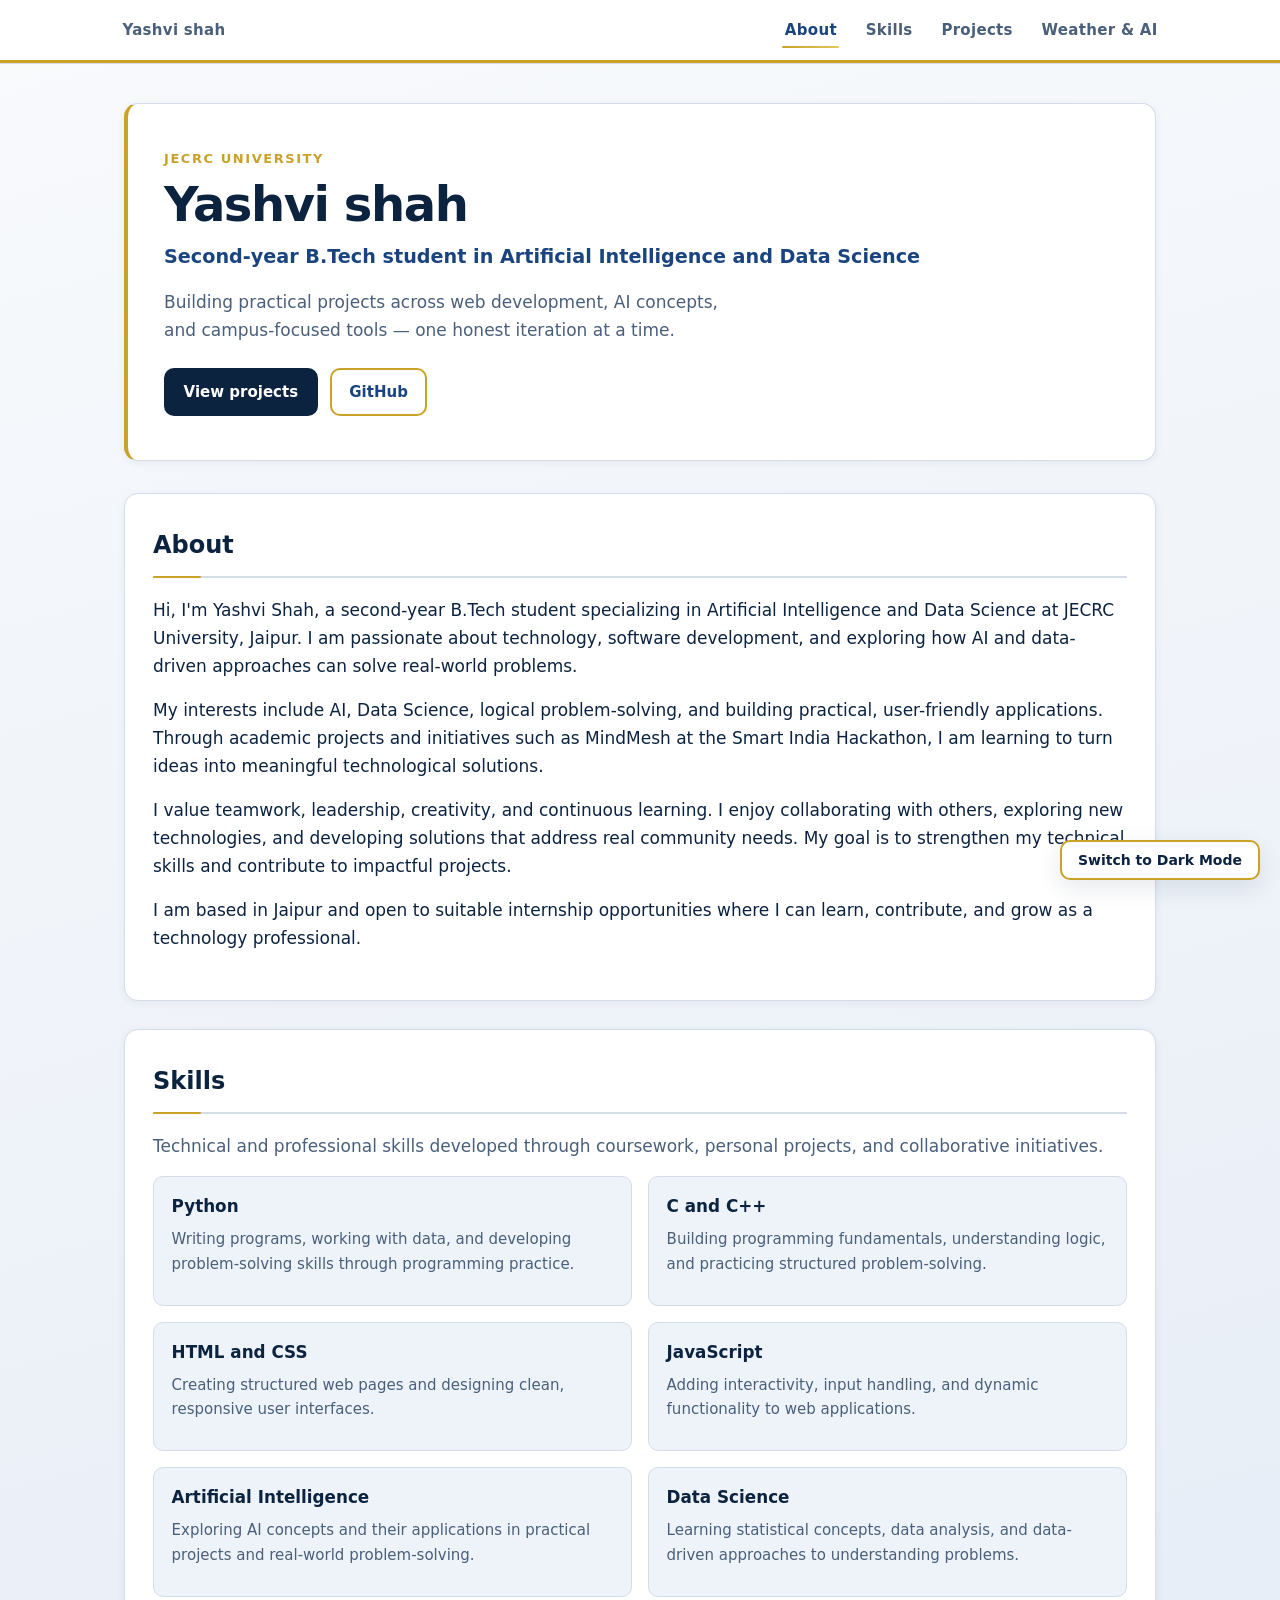
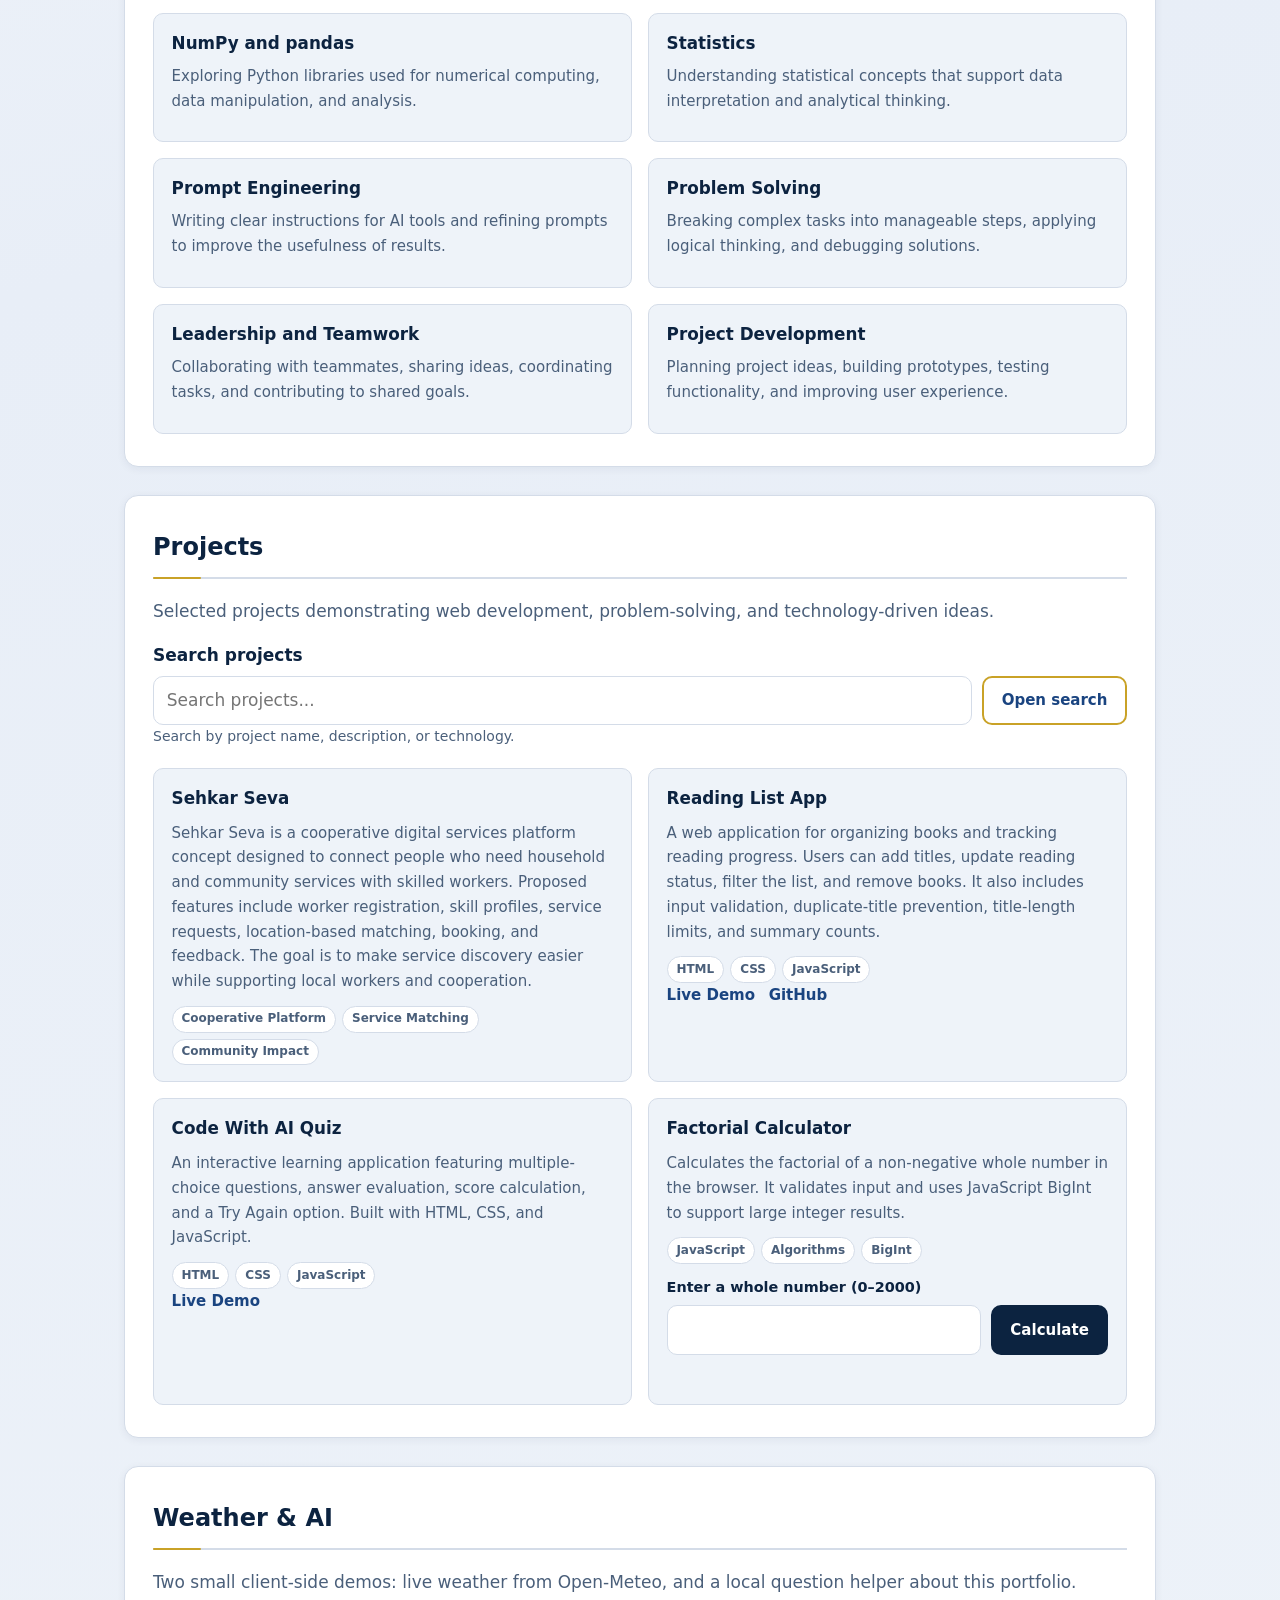
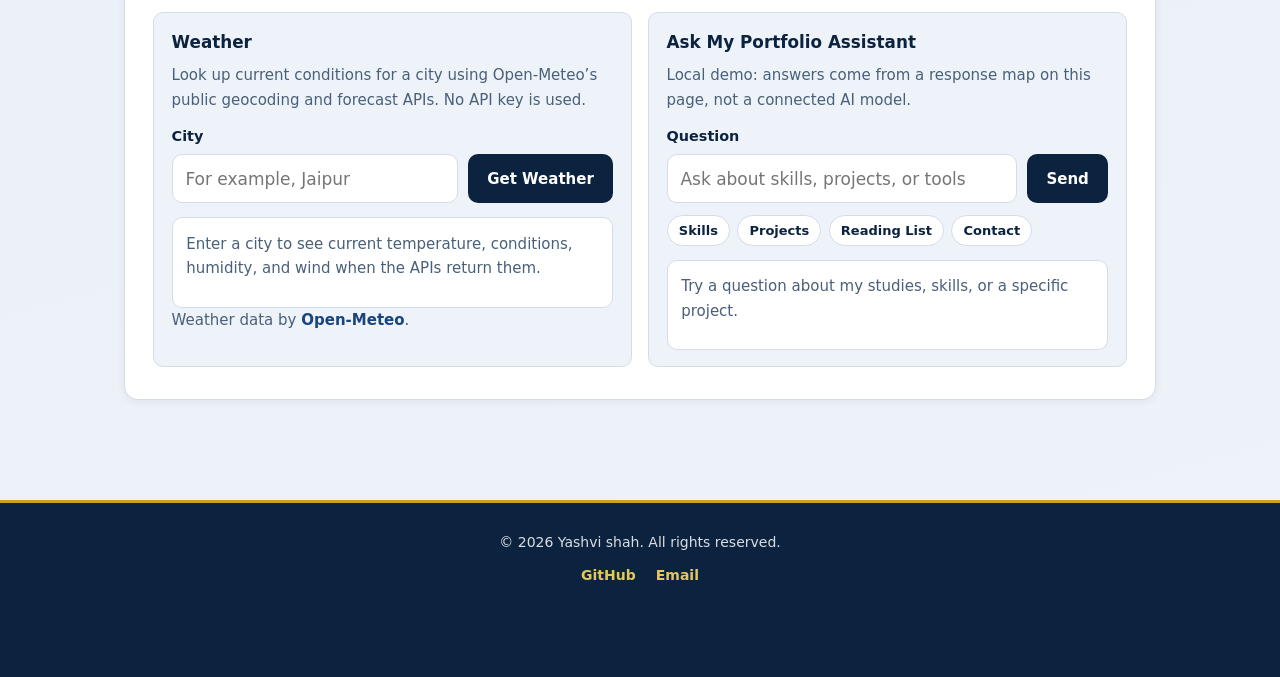
<file: index.html>
<!DOCTYPE html>
<html lang="en">
<head>
  <meta charset="UTF-8">
  <meta name="viewport" content="width=device-width, initial-scale=1.0">
  <meta name="description" content="Portfolio of Yashvi shah, a second-year B.Tech student in Artificial Intelligence and Data Science at JECRC University.">
  <title>Yashvi shah — Personal Profile</title>
  <link rel="stylesheet" href="style.css">
  <script>
    (function () {
      try {
        if (localStorage.getItem("portfolio-theme") === "dark") {
          document.documentElement.classList.add("theme-dark");
        }
      } catch (error) {
        /* localStorage may be unavailable */
      }
    })();
  </script>
</head>
<body>
  <a class="skip-link" href="#main-content">Skip to main content</a>

  <header class="site-header">
    <nav class="site-nav" aria-label="Primary">
      <a class="nav-brand" href="#main-content">Yashvi shah</a>
      <ul>
        <li><a href="#about">About</a></li>
        <li><a href="#skills">Skills</a></li>
        <li><a href="#projects">Projects</a></li>
        <li><a href="#weather-ai">Weather &amp; AI</a></li>
      </ul>
    </nav>
  </header>

  <main id="main-content">
    <section class="hero" aria-labelledby="hero-heading">
      <p class="hero-kicker">JECRC University</p>
      <h1 id="hero-heading">Yashvi shah</h1>
      <p class="tagline">Second-year B.Tech student in Artificial Intelligence and Data Science</p>
      <p class="hero-lead">Building practical projects across web development, AI concepts, and campus-focused tools — one honest iteration at a time.</p>
      <div class="hero-actions">
        <a class="btn btn-primary" href="#projects">View projects</a>
        <a class="btn btn-secondary" href="https://github.com/devshreepareek831-blip" target="_blank" rel="noopener noreferrer">GitHub</a>
      </div>
    </section>

    
<section id="about" class="content-section">
  <h2>About</h2>
  <p>
    Hi, I'm Yashvi Shah, a second-year B.Tech student specializing in
    Artificial Intelligence and Data Science at JECRC University, Jaipur.
    I am passionate about technology, software development, and exploring
    how AI and data-driven approaches can solve real-world problems.
  </p>
  <p>
    My interests include AI, Data Science, logical problem-solving, and
    building practical, user-friendly applications. Through academic
    projects and initiatives such as MindMesh at the Smart India Hackathon,
    I am learning to turn ideas into meaningful technological solutions.
  </p>
  <p>
    I value teamwork, leadership, creativity, and continuous learning.
    I enjoy collaborating with others, exploring new technologies, and
    developing solutions that address real community needs. My goal is
    to strengthen my technical skills and contribute to impactful projects.
  </p>
  <p>
    I am based in Jaipur and open to suitable internship opportunities
    where I can learn, contribute, and grow as a technology professional.
  </p>
</section>


<section id="skills" class="content-section">
  <h2>Skills</h2>
  <p class="section-intro">
    Technical and professional skills developed through coursework,
    personal projects, and collaborative initiatives.
  </p>

  <ul class="skills-grid">
    <li class="skill-card">
      <h3>Python</h3>
      <p>Writing programs, working with data, and developing problem-solving skills through programming practice.</p>
    </li>

    <li class="skill-card">
      <h3>C and C++</h3>
      <p>Building programming fundamentals, understanding logic, and practicing structured problem-solving.</p>
    </li>

    <li class="skill-card">
      <h3>HTML and CSS</h3>
      <p>Creating structured web pages and designing clean, responsive user interfaces.</p>
    </li>

    <li class="skill-card">
      <h3>JavaScript</h3>
      <p>Adding interactivity, input handling, and dynamic functionality to web applications.</p>
    </li>

    <li class="skill-card">
      <h3>Artificial Intelligence</h3>
      <p>Exploring AI concepts and their applications in practical projects and real-world problem-solving.</p>
    </li>

    <li class="skill-card">
      <h3>Data Science</h3>
      <p>Learning statistical concepts, data analysis, and data-driven approaches to understanding problems.</p>
    </li>

    <li class="skill-card">
      <h3>NumPy and pandas</h3>
      <p>Exploring Python libraries used for numerical computing, data manipulation, and analysis.</p>
    </li>

    <li class="skill-card">
      <h3>Statistics</h3>
      <p>Understanding statistical concepts that support data interpretation and analytical thinking.</p>
    </li>

    <li class="skill-card">
      <h3>Prompt Engineering</h3>
      <p>Writing clear instructions for AI tools and refining prompts to improve the usefulness of results.</p>
    </li>

    <li class="skill-card">
      <h3>Problem Solving</h3>
      <p>Breaking complex tasks into manageable steps, applying logical thinking, and debugging solutions.</p>
    </li>

    <li class="skill-card">
      <h3>Leadership and Teamwork</h3>
      <p>Collaborating with teammates, sharing ideas, coordinating tasks, and contributing to shared goals.</p>
    </li>

    <li class="skill-card">
      <h3>Project Development</h3>
      <p>Planning project ideas, building prototypes, testing functionality, and improving user experience.</p>
    </li>
  </ul>
</section>


<section id="projects" class="content-section">
  <h2>Projects</h2>
  <p class="section-intro">
    Selected projects demonstrating web development, problem-solving,
    and technology-driven ideas.
  </p>

  <div class="project-toolbar">
    <label class="project-search-label" for="project-search">
      Search projects
    </label>
    <div class="project-search-row">
      <input
        id="project-search"
        class="project-search-input"
        type="search"
        placeholder="Search projects..."
        autocomplete="off"
        aria-describedby="project-search-hint"
      >
      <button
        type="button"
        class="btn btn-secondary"
        id="open-project-search"
      >
        Open search
      </button>
    </div>
    <p id="project-search-hint" class="search-hint">
      Search by project name, description, or technology.
    </p>
  </div>

  <p id="project-filter-status" class="filter-status" hidden></p>
  <p id="project-empty" class="empty-state" hidden>
    No projects match that search.
    <button type="button" class="text-button" id="show-all-projects">
      Show All Projects
    </button>
  </p>

  <ul class="projects-grid">

    <li class="project-card"
      data-title="Sehkar Seva"
      data-description="Cooperative services platform connecting communities with skilled workers."
      data-tags="cooperative services platform community booking">
      <div class="project-card-top">
        <h3>Sehkar Seva</h3>
      </div>
      <p class="project-desc">
        Sehkar Seva is a cooperative digital services platform concept
        designed to connect people who need household and community
        services with skilled workers. Proposed features include worker
        registration, skill profiles, service requests, location-based
        matching, booking, and feedback. The goal is to make service
        discovery easier while supporting local workers and cooperation.
      </p>
      <ul class="tag-list">
        <li>Cooperative Platform</li>
        <li>Service Matching</li>
        <li>Community Impact</li>
      </ul>
    </li>

    <li class="project-card"
      data-title="Reading List App"
      data-description="Book management app with reading status, filters, duplicate prevention, deletion, and summary counts."
      data-tags="HTML CSS JavaScript web application books">
      <div class="project-card-top">
        <h3>Reading List App</h3>
      </div>
      <p class="project-desc">
        A web application for organizing books and tracking reading
        progress. Users can add titles, update reading status, filter
        the list, and remove books. It also includes input validation,
        duplicate-title prevention, title-length limits, and summary
        counts.
      </p>
      <ul class="tag-list">
        <li>HTML</li>
        <li>CSS</li>
        <li>JavaScript</li>
      </ul>
      <p class="project-links">
        <a href="https://reading-list-app-inky.vercel.app"
           target="_blank" rel="noopener noreferrer">Live Demo</a>
        <a href="https://github.com/devshreepareek831-blip/reading-list-app"
           target="_blank" rel="noopener noreferrer">GitHub</a>
      </p>
    </li>

    <li class="project-card"
      data-title="Code With AI Quiz"
      data-description="Interactive programming quiz with multiple-choice questions and score calculation."
      data-tags="HTML CSS JavaScript quiz learning">
      <div class="project-card-top">
        <h3>Code With AI Quiz</h3>
      </div>
      <p class="project-desc">
        An interactive learning application featuring multiple-choice
        questions, answer evaluation, score calculation, and a Try Again
        option. Built with HTML, CSS, and JavaScript.
      </p>
      <ul class="tag-list">
        <li>HTML</li>
        <li>CSS</li>
        <li>JavaScript</li>
      </ul>
      <p class="project-links">
        <a href="./Quiz/index.html"
           target="_blank" rel="noopener noreferrer">Live Demo</a>
      </p>
    </li>

    <li class="project-card"
      data-title="Factorial Calculator"
      data-description="Interactive factorial calculator using JavaScript BigInt and input validation."
      data-tags="JavaScript algorithms BigInt mathematics">
      <div class="project-card-top">
        <h3>Factorial Calculator</h3>
      </div>
      <p class="project-desc">
        Calculates the factorial of a non-negative whole number in the
        browser. It validates input and uses JavaScript BigInt to support
        large integer results.
      </p>
      <ul class="tag-list">
        <li>JavaScript</li>
        <li>Algorithms</li>
        <li>BigInt</li>
      </ul>

      <form id="factorial-form" class="factorial-form" novalidate>
        <label for="factorial-input">
          Enter a whole number (0–2000)
        </label>
        <div class="inline-form">
          <input
            id="factorial-input"
            name="factorial"
            type="text"
            inputmode="numeric"
            autocomplete="off"
            aria-describedby="factorial-status"
          >
          <button type="submit" class="btn btn-primary">
            Calculate
          </button>
        </div>
        <p id="factorial-status" class="form-status" role="status"></p>
      </form>
    </li>

  </ul>
</section>



    <section id="weather-ai" class="content-section">
      <h2>Weather &amp; AI</h2>
      <p class="section-intro">Two small client-side demos: live weather from Open-Meteo, and a local question helper about this portfolio.</p>

      <div class="tools-grid">
        <article class="tool-card" aria-labelledby="weather-heading">
          <h3 id="weather-heading">Weather</h3>
          <p>Look up current conditions for a city using Open-Meteo’s public geocoding and forecast APIs. No API key is used.</p>
          <form id="weather-form" class="stacked-form">
            <label for="weather-city">City</label>
            <div class="inline-form">
              <input id="weather-city" name="city" type="text" autocomplete="address-level2" placeholder="For example, Jaipur">
              <button type="submit" class="btn btn-primary">Get Weather</button>
            </div>
          </form>
          <div id="weather-result" class="weather-result" role="status" aria-live="polite">
            <p class="muted">Enter a city to see current temperature, conditions, humidity, and wind when the APIs return them.</p>
          </div>
          <p class="attribution">Weather data by <a href="https://open-meteo.com/" target="_blank" rel="noopener noreferrer">Open-Meteo</a>.</p>
        </article>

        <article class="tool-card" aria-labelledby="assistant-heading">
          <h3 id="assistant-heading">Ask My Portfolio Assistant</h3>
          <p class="demo-note">Local demo: answers come from a response map on this page, not a connected AI model.</p>
          <form id="assistant-form" class="stacked-form">
            <label for="assistant-question">Question</label>
            <div class="inline-form">
              <input id="assistant-question" name="question" type="text" autocomplete="off" placeholder="Ask about skills, projects, or tools">
              <button type="submit" class="btn btn-primary">Send</button>
            </div>
          </form>
          <div class="preset-row" aria-label="Example questions">
            <button type="button" class="chip" data-question="What skills are you learning?">Skills</button>
            <button type="button" class="chip" data-question="Tell me about your projects.">Projects</button>
            <button type="button" class="chip" data-question="What is the Reading List App?">Reading List</button>
            <button type="button" class="chip" data-question="How can I contact you?">Contact</button>
          </div>
          <div id="assistant-output" class="assistant-output" role="status" aria-live="polite">
            <p class="muted">Try a question about my studies, skills, or a specific project.</p>
          </div>
        </article>
      </div>
    </section>
  </main>

  <footer class="site-footer">
    <p>&copy; <span id="year"></span> Yashvi shah. All rights reserved.</p>
    <p class="footer-links">
      <a href="https://github.com/devshreepareek831-blip" target="_blank" rel="noopener noreferrer">GitHub</a>
      <a id="email-button" class="email-button" hidden href="#">Email</a>
    </p>
  </footer>

  <div
    id="project-search-dialog"
    class="search-dialog"
    hidden
    role="dialog"
    aria-modal="true"
    aria-labelledby="search-dialog-title"
  >
    <div class="search-dialog-backdrop" data-close-search="true"></div>
    <div class="search-dialog-panel" role="document">
      <div class="search-dialog-header">
        <h2 id="search-dialog-title">Search projects</h2>
        <button type="button" class="icon-button" id="close-search-dialog" aria-label="Close search">Close</button>
      </div>
      <label class="visually-hidden" for="dialog-search-input">Search project titles, descriptions, and tags</label>
      <input id="dialog-search-input" class="project-search-input" type="search" placeholder="Type to search" autocomplete="off">
      <ul id="dialog-search-results" class="dialog-results"></ul>
      <p id="dialog-empty" class="empty-state" hidden>
        No projects match that search.
        <button type="button" class="text-button" id="dialog-show-all">Show All Projects</button>
      </p>
    </div>
  </div>

  <script src="script.js" defer></script>
  <button type="button" id="themeToggle">Switch to Dark Mode</button>
</body>
</html>
</file>
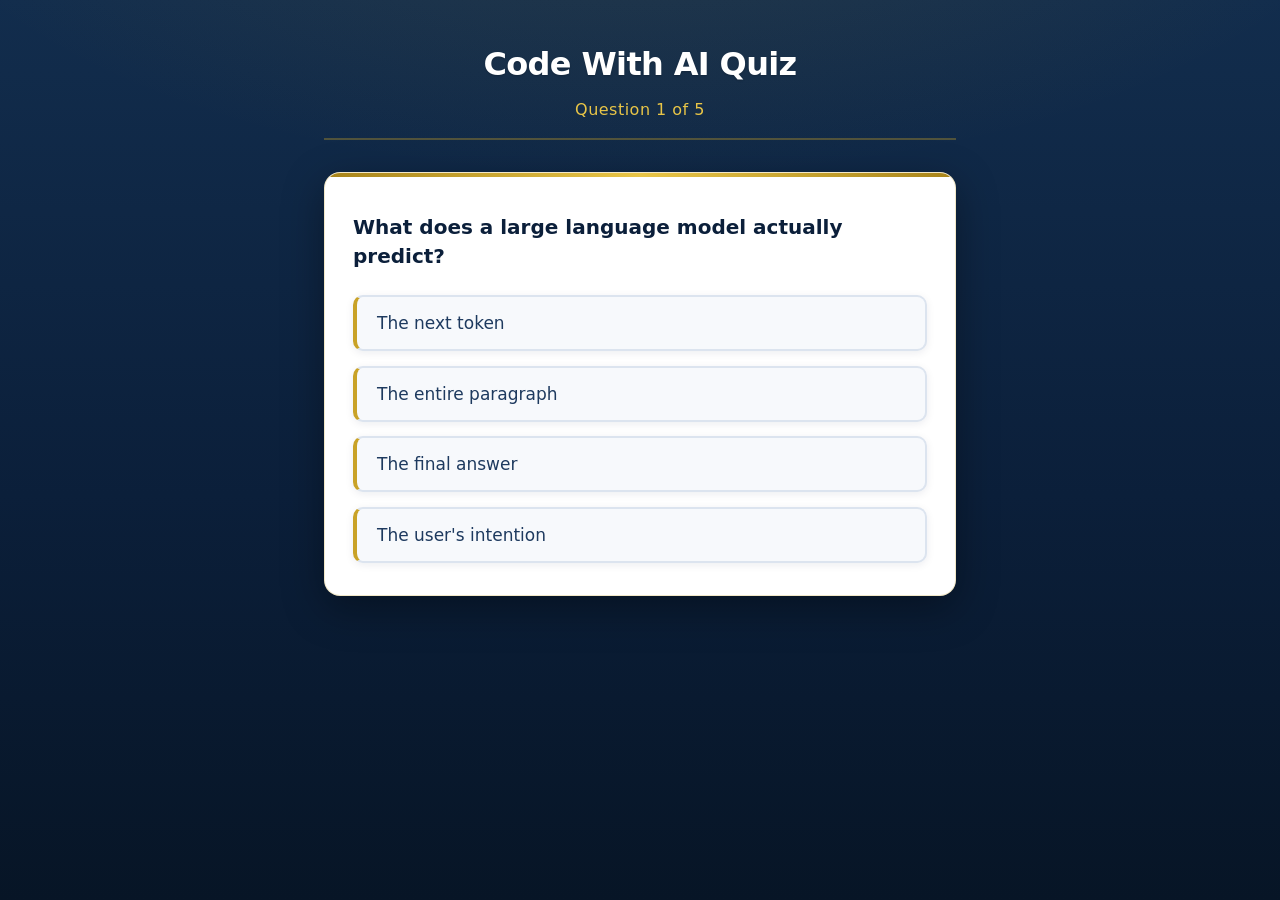
<file: Quiz/index.html>
<!DOCTYPE html>
<html lang="en">
<head>
  <meta charset="UTF-8">
  <meta name="viewport" content="width=device-width, initial-scale=1.0">
  <title>Code With AI Quiz</title>
  <link rel="stylesheet" href="style.css">
</head>
<body>
  <main class="quiz-container">
    <header>
      <h1>Code With AI Quiz</h1>
      <p class="progress" id="progress" aria-live="polite"></p>
    </header>

    <section id="quiz-screen" class="quiz-screen">
      <h2 id="question-text" class="question-text"></h2>
      <ul id="options-list" class="options-list" role="list"></ul>
    </section>

    <section id="results-screen" class="results-screen hidden" aria-live="polite">
      <h2>Quiz Complete</h2>
      <p id="score-text" class="score-text"></p>
      <button type="button" id="restart-btn" class="restart-btn">Try Again</button>
    </section>
  </main>

  <script src="script.js"></script>
</body>
</html>
</file>
<file: style.css>
*,
*::before,
*::after {
  box-sizing: border-box;
}

:root {
  --color-navy: #0c2340;
  --color-blue: #1a4480;
  --color-blue-light: #2d6cb5;
  --color-bg: #eef3f9;
  --color-bg-subtle: linear-gradient(165deg, #f8fafc 0%, #e8eef7 45%, #eef3f9 100%);
  --color-surface: #ffffff;
  --color-text: #0c2340;
  --color-muted: #4a5f7a;
  --color-gold: #c9a227;
  --color-gold-light: #e4c65a;
  --color-gold-muted: rgba(201, 162, 39, 0.35);
  --color-border: #d4dce8;
  --color-accent: var(--color-blue);
  --color-accent-hover: var(--color-blue-light);
  --color-error: #9b1c1c;
  --color-error-bg: #fdecec;
  --font-sans: system-ui, -apple-system, "Segoe UI", Roboto, "Helvetica Neue", Arial, sans-serif;
  --max-width: 68rem;
  --header-height: 5.5rem;
  --radius: 0.625rem;
  --radius-lg: 0.875rem;
  --shadow: 0 2px 8px rgba(12, 35, 64, 0.06);
  --shadow-hover: 0 8px 24px rgba(12, 35, 64, 0.1);
  --transition-fast: 0.2s ease;
  --transition-link: 0.25s cubic-bezier(0.4, 0, 0.2, 1);
}

html.theme-dark,
html.theme-dark body,
body.dark-mode {
  --color-navy: #e8eef5;
  --color-blue: #7eb3f0;
  --color-blue-light: #a5c9f5;
  --color-bg: #0a1628;
  --color-bg-subtle: linear-gradient(165deg, #0d1b2e 0%, #0a1628 50%, #0f2035 100%);
  --color-surface: #152a45;
  --color-text: #e8eef5;
  --color-muted: #a3b4c9;
  --color-border: #2a4060;
  --color-gold-muted: rgba(201, 162, 39, 0.5);
  --color-error: #f3b4b4;
  --color-error-bg: #3a1c24;
  --shadow: 0 2px 10px rgba(0, 0, 0, 0.35);
  --shadow-hover: 0 8px 28px rgba(0, 0, 0, 0.45);
}

html {
  scroll-behavior: smooth;
}

body {
  margin: 0;
  min-height: 100vh;
  font-family: var(--font-sans);
  font-size: 1.0625rem;
  line-height: 1.65;
  color: var(--color-text);
  background: var(--color-bg-subtle);
  background-color: var(--color-bg);
}

.visually-hidden {
  position: absolute;
  width: 1px;
  height: 1px;
  padding: 0;
  margin: -1px;
  overflow: hidden;
  clip: rect(0, 0, 0, 0);
  white-space: nowrap;
  border: 0;
}

.skip-link {
  position: absolute;
  left: -9999px;
  top: 0;
  padding: 0.75rem 1.25rem;
  background: var(--color-navy);
  color: #fff;
  text-decoration: none;
  font-weight: 600;
  z-index: 100;
  border-radius: var(--radius);
  box-shadow: 0 4px 12px rgba(12, 35, 64, 0.2);
}

html.theme-dark .skip-link,
body.dark-mode .skip-link {
  background: var(--color-gold);
  color: #0c2340;
}

.skip-link:focus {
  left: 1rem;
  top: 1rem;
  outline: 2px solid var(--color-gold);
  outline-offset: 3px;
}

.site-header {
  background: var(--color-surface);
  border-bottom: 3px solid var(--color-gold);
  position: sticky;
  top: 0;
  z-index: 10;
  box-shadow: 0 1px 0 var(--color-border);
}

.site-nav {
  display: flex;
  flex-wrap: wrap;
  align-items: center;
  justify-content: space-between;
  gap: 0.5rem 1.5rem;
  max-width: var(--max-width);
  margin-inline: auto;
  padding: 0.75rem 1.5rem;
}

.nav-brand {
  color: var(--color-navy);
  font-weight: 700;
  letter-spacing: -0.02em;
  text-decoration: none;
}

.nav-brand:hover,
.nav-brand:focus-visible {
  color: var(--color-blue);
}

.site-nav ul {
  list-style: none;
  margin: 0;
  padding: 0;
  display: flex;
  flex-wrap: wrap;
  gap: 0.35rem 1.5rem;
}

.site-nav a {
  position: relative;
  display: inline-block;
  color: var(--color-muted);
  text-decoration: none;
  font-weight: 600;
  font-size: 0.9375rem;
  letter-spacing: 0.02em;
  padding: 0.35rem 0.15rem;
  transition: color var(--transition-link);
}

.site-nav ul a::after {
  content: "";
  position: absolute;
  left: 0;
  bottom: 0;
  width: 100%;
  height: 2px;
  background: linear-gradient(90deg, var(--color-gold), var(--color-gold-light));
  transform: scaleX(0);
  transform-origin: right center;
  transition: transform var(--transition-link);
  border-radius: 1px;
}

.site-nav a:hover,
.site-nav a:focus-visible {
  color: var(--color-blue);
}

.site-nav ul a:hover::after,
.site-nav ul a:focus-visible::after {
  transform: scaleX(1);
  transform-origin: left center;
}

main {
  max-width: var(--max-width);
  margin: 0 auto;
  padding: clamp(1.5rem, 4vw, 2.5rem) clamp(1rem, 4vw, 1.75rem) clamp(2.5rem, 6vw, 4rem);
}

.hero {
  background: var(--color-surface);
  padding: clamp(1.75rem, 5vw, 2.75rem) clamp(1.25rem, 4vw, 2.25rem);
  border-radius: var(--radius-lg);
  box-shadow: var(--shadow);
  margin-bottom: clamp(1.5rem, 4vw, 2rem);
  border: 1px solid var(--color-border);
  border-left: 4px solid var(--color-gold);
}

.hero-kicker {
  margin: 0 0 0.5rem;
  color: var(--color-gold);
  font-size: 0.8125rem;
  font-weight: 700;
  letter-spacing: 0.12em;
  text-transform: uppercase;
}

.hero h1 {
  margin: 0 0 0.5rem;
  font-size: clamp(1.875rem, 5vw, 3rem);
  line-height: 1.15;
  letter-spacing: -0.03em;
  color: var(--color-navy);
  font-weight: 700;
}

.tagline {
  margin: 0;
  color: var(--color-blue);
  font-size: clamp(1rem, 2.5vw, 1.2rem);
  font-weight: 600;
}

.hero-lead {
  margin: 1rem 0 0;
  max-width: 54ch;
  color: var(--color-muted);
}

.hero-actions {
  display: flex;
  flex-wrap: wrap;
  gap: 0.75rem;
  margin-top: 1.5rem;
}

.btn {
  display: inline-flex;
  align-items: center;
  justify-content: center;
  gap: 0.35rem;
  padding: 0.6rem 1.1rem;
  border-radius: var(--radius);
  border: 2px solid transparent;
  font-family: inherit;
  font-size: 0.9375rem;
  font-weight: 700;
  text-decoration: none;
  cursor: pointer;
  transition: background var(--transition-fast), color var(--transition-fast),
    border-color var(--transition-fast), transform var(--transition-fast);
}

.btn-primary {
  background: var(--color-navy);
  color: #fff;
  border-color: var(--color-navy);
}

html.theme-dark .btn-primary,
body.dark-mode .btn-primary {
  background: var(--color-gold);
  color: #0c2340;
  border-color: var(--color-gold);
}

.btn-secondary {
  background: transparent;
  color: var(--color-blue);
  border-color: var(--color-gold);
}

.btn:hover {
  transform: translateY(-1px);
}

.btn:focus-visible,
.project-search-input:focus-visible,
input:focus-visible,
.chip:focus-visible,
.icon-button:focus-visible,
.text-button:focus-visible,
.project-links a:focus-visible,
.footer-links a:focus-visible,
.nav-brand:focus-visible {
  outline: 2px solid var(--color-gold);
  outline-offset: 2px;
}

.content-section {
  background: var(--color-surface);
  padding: clamp(1.5rem, 4vw, 2rem) clamp(1.25rem, 4vw, 1.75rem);
  border-radius: var(--radius-lg);
  box-shadow: var(--shadow);
  margin-bottom: clamp(1.25rem, 3vw, 1.75rem);
  border: 1px solid var(--color-border);
  scroll-margin-top: calc(var(--header-height) + 0.75rem);
}

.content-section h2 {
  margin: 0 0 1.125rem;
  font-size: clamp(1.25rem, 3vw, 1.5rem);
  color: var(--color-navy);
  font-weight: 700;
  border-bottom: 2px solid var(--color-border);
  padding-bottom: 0.625rem;
  position: relative;
}

.content-section h2::after {
  content: "";
  position: absolute;
  left: 0;
  bottom: -2px;
  width: 3rem;
  height: 2px;
  background: var(--color-gold);
  border-radius: 1px;
}

.content-section p {
  margin: 0 0 1rem;
}

.section-intro {
  color: var(--color-muted);
}

kbd {
  display: inline-block;
  padding: 0.05rem 0.4rem;
  border: 1px solid var(--color-border);
  border-bottom-width: 2px;
  border-radius: 0.35rem;
  background: var(--color-bg);
  font-size: 0.85em;
}

.skills-grid,
.projects-grid,
.tools-grid {
  list-style: none;
  margin: 0;
  padding: 0;
  display: grid;
  gap: 1rem;
}

.skills-grid {
  grid-template-columns: 1fr;
}

.skill-card,
.project-card,
.tool-card {
  background: var(--color-bg);
  border: 1px solid var(--color-border);
  border-radius: var(--radius);
  padding: 1rem 1.1rem;
  transition: transform var(--transition-fast), box-shadow var(--transition-fast),
    border-color var(--transition-fast);
}

.skill-card:hover,
.project-card:hover,
.tool-card:hover {
  transform: translateY(-2px);
  box-shadow: var(--shadow);
  border-color: var(--color-gold-muted);
}

.skill-card h3,
.project-card h3,
.tool-card h3 {
  margin: 0 0 0.4rem;
  font-size: 1.05rem;
  color: var(--color-navy);
}

.skill-card p,
.project-card p,
.tool-card p {
  margin: 0 0 0.75rem;
  color: var(--color-muted);
  font-size: 0.9375rem;
}

.skill-level,
.status-badge {
  display: inline-block;
  font-size: 0.75rem;
  font-weight: 700;
  letter-spacing: 0.04em;
  text-transform: uppercase;
  color: var(--color-blue);
  background: rgba(26, 68, 128, 0.08);
  border: 1px solid var(--color-gold-muted);
  border-radius: 999px;
  padding: 0.2rem 0.55rem;
}

.status-live {
  color: #1f6b3a;
  background: rgba(46, 125, 70, 0.12);
}

html.theme-dark .status-live,
body.dark-mode .status-live {
  color: #9be7b3;
}

.project-toolbar {
  margin-bottom: 1.25rem;
}

.project-search-label {
  display: block;
  font-weight: 700;
  margin-bottom: 0.4rem;
}

.project-search-row,
.inline-form {
  display: flex;
  flex-wrap: wrap;
  gap: 0.6rem;
}

.project-search-input,
input[type="text"],
input[type="search"] {
  flex: 1 1 14rem;
  min-width: 0;
  padding: 0.6rem 0.8rem;
  border: 1px solid var(--color-border);
  border-radius: var(--radius);
  font: inherit;
  color: var(--color-text);
  background: var(--color-surface);
}

.search-hint,
.filter-status,
.attribution,
.muted,
.demo-note {
  color: var(--color-muted);
  font-size: 0.875rem;
}

.filter-status {
  margin-bottom: 0.75rem;
}

.empty-state {
  padding: 1rem;
  border: 1px dashed var(--color-border);
  border-radius: var(--radius);
  background: var(--color-bg);
}

.text-button {
  display: inline;
  margin-left: 0.35rem;
  padding: 0;
  border: 0;
  background: none;
  color: var(--color-blue);
  font: inherit;
  font-weight: 700;
  text-decoration: underline;
  cursor: pointer;
}

.project-card-top {
  display: flex;
  flex-wrap: wrap;
  align-items: flex-start;
  justify-content: space-between;
  gap: 0.5rem;
  margin-bottom: 0.5rem;
}

.project-card-top h3 {
  margin: 0;
}

.tag-list {
  display: flex;
  flex-wrap: wrap;
  gap: 0.4rem;
  margin: 0;
  padding: 0;
  list-style: none;
}

.tag-list li {
  font-size: 0.75rem;
  font-weight: 600;
  color: var(--color-muted);
  background: var(--color-surface);
  border: 1px solid var(--color-border);
  border-radius: 999px;
  padding: 0.15rem 0.55rem;
}

.project-links {
  display: flex;
  flex-wrap: wrap;
  gap: 0.85rem;
  margin: 0.85rem 0 0;
}

.project-links a,
.footer-links a,
.attribution a {
  color: var(--color-blue);
  font-weight: 700;
  text-decoration: none;
  background-image: linear-gradient(var(--color-gold), var(--color-gold-light));
  background-size: 0% 2px;
  background-repeat: no-repeat;
  background-position: 0 100%;
  transition: color var(--transition-link), background-size var(--transition-link);
}

.project-links a:hover,
.footer-links a:hover,
.attribution a:hover,
.project-links a:focus-visible,
.footer-links a:focus-visible,
.attribution a:focus-visible {
  color: var(--color-blue-light);
  background-size: 100% 2px;
}

.project-card.is-hidden {
  display: none;
}

.project-card.is-highlight {
  border-color: var(--color-gold);
  box-shadow: var(--shadow-hover);
}

.factorial-form,
.stacked-form {
  margin-top: 0.75rem;
}

.factorial-form label,
.stacked-form label {
  display: block;
  font-weight: 600;
  font-size: 0.9rem;
  margin-bottom: 0.35rem;
}

.form-status {
  min-height: 1.4em;
  margin: 0.6rem 0 0;
  font-size: 0.9375rem;
}

.form-status.is-error,
.weather-result.is-error p,
.assistant-output.is-error p {
  color: var(--color-error);
}

.factorial-intro {
  margin: 0 0 0.35rem;
}

.factorial-result {
  margin: 0.6rem 0 0;
  padding: 0.7rem 0.8rem;
  background: var(--color-surface);
  border: 1px solid var(--color-border);
  border-radius: var(--radius);
  word-break: break-all;
  font-family: ui-monospace, "Cascadia Code", Consolas, monospace;
  font-size: 0.85rem;
}

.tools-grid {
  grid-template-columns: 1fr;
}

.weather-result,
.assistant-output {
  margin-top: 0.85rem;
  padding: 0.85rem;
  border-radius: var(--radius);
  background: var(--color-surface);
  border: 1px solid var(--color-border);
}

.weather-result dl {
  display: grid;
  grid-template-columns: auto 1fr;
  gap: 0.35rem 1rem;
  margin: 0.5rem 0 0;
}

.weather-result dt {
  font-weight: 700;
}

.weather-result dd {
  margin: 0;
}

.preset-row {
  display: flex;
  flex-wrap: wrap;
  gap: 0.45rem;
  margin-top: 0.7rem;
}

.chip {
  border: 1px solid var(--color-border);
  background: var(--color-surface);
  color: var(--color-text);
  border-radius: 999px;
  padding: 0.25rem 0.7rem;
  font: inherit;
  font-size: 0.8125rem;
  font-weight: 600;
  cursor: pointer;
}

.chip:hover {
  border-color: var(--color-gold);
}

.site-footer {
  text-align: center;
  padding: 1.75rem 1.25rem 5rem;
  color: rgba(255, 255, 255, 0.85);
  font-size: 0.875rem;
  background: #0c2340;
  border-top: 3px solid var(--color-gold);
  margin-top: 0.5rem;
}

.site-footer p {
  margin: 0 auto 0.6rem;
  max-width: var(--max-width);
}

.footer-links {
  display: flex;
  justify-content: center;
  gap: 1.25rem;
}

.site-footer a {
  color: #e4c65a;
}

html.theme-dark .site-footer,
body.dark-mode .site-footer {
  background: #060e18;
  color: rgba(232, 238, 245, 0.88);
}

.search-dialog {
  position: fixed;
  inset: 0;
  z-index: 40;
  display: grid;
  place-items: start center;
  padding: 12vh 1rem 2rem;
}

.search-dialog[hidden] {
  display: none;
}

.search-dialog-backdrop {
  position: absolute;
  inset: 0;
  background: rgba(12, 35, 64, 0.55);
}

.search-dialog-panel {
  position: relative;
  width: min(36rem, 100%);
  background: var(--color-surface);
  color: var(--color-text);
  border: 1px solid var(--color-border);
  border-top: 4px solid var(--color-gold);
  border-radius: var(--radius-lg);
  box-shadow: var(--shadow-hover);
  padding: 1rem;
}

.search-dialog-header {
  display: flex;
  justify-content: space-between;
  align-items: center;
  gap: 1rem;
  margin-bottom: 0.75rem;
}

.search-dialog-header h2 {
  margin: 0;
  font-size: 1.1rem;
}

.icon-button {
  border: 1px solid var(--color-border);
  background: var(--color-bg);
  color: var(--color-text);
  border-radius: var(--radius);
  padding: 0.35rem 0.65rem;
  font: inherit;
  font-weight: 600;
  cursor: pointer;
}

.dialog-results {
  list-style: none;
  margin: 0.75rem 0 0;
  padding: 0;
  max-height: min(50vh, 22rem);
  overflow: auto;
}

.dialog-results li button {
  width: 100%;
  text-align: left;
  border: 0;
  border-radius: var(--radius);
  background: transparent;
  color: inherit;
  font: inherit;
  padding: 0.7rem 0.65rem;
  cursor: pointer;
}

.dialog-results li button[aria-selected="true"],
.dialog-results li button:hover {
  background: var(--color-bg);
}

.dialog-results .result-title {
  display: block;
  font-weight: 700;
}

.dialog-results .result-meta {
  display: block;
  font-size: 0.8125rem;
  color: var(--color-muted);
}

body.search-open {
  overflow: hidden;
}

body.nav-highlight .site-nav a[aria-current="true"] {
  color: var(--color-blue);
}

body.nav-highlight .site-nav a[aria-current="true"]::after {
  transform: scaleX(1);
  transform-origin: left center;
}

#themeToggle {
  position: fixed;
  right: clamp(0.75rem, 3vw, 1.25rem);
  bottom: clamp(0.75rem, 3vw, 1.25rem);
  z-index: 20;
  padding: 0.625rem 1rem;
  font-family: var(--font-sans);
  font-size: 0.875rem;
  font-weight: 600;
  color: var(--color-navy);
  background: var(--color-surface);
  border: 2px solid var(--color-gold);
  border-radius: var(--radius);
  cursor: pointer;
  box-shadow: var(--shadow-hover);
}

#themeToggle:hover {
  transform: translateY(-2px);
  border-color: var(--color-gold-light);
}

#themeToggle:focus-visible {
  outline: 2px solid var(--color-blue);
  outline-offset: 3px;
}

html.theme-dark #themeToggle,
body.dark-mode #themeToggle {
  color: var(--color-text);
  background: var(--color-surface);
}

@media (prefers-reduced-motion: no-preference) {
  .hero {
    animation: rise-in 0.7s ease;
  }
}

@keyframes rise-in {
  from {
    transform: translateY(10px);
  }
  to {
    transform: none;
  }
}

@media (min-width: 640px) {
  .skills-grid {
    grid-template-columns: repeat(2, 1fr);
  }
}

@media (min-width: 900px) {
  .skills-grid,
  .projects-grid,
  .tools-grid {
    grid-template-columns: repeat(2, 1fr);
  }
}

@media (prefers-reduced-motion: reduce) {
  html {
    scroll-behavior: auto;
  }

  *,
  *::before,
  *::after {
    animation-duration: 0.01ms !important;
    animation-iteration-count: 1 !important;
    transition-duration: 0.01ms !important;
  }

  .hero,
  .skill-card:hover,
  .project-card:hover,
  .tool-card:hover,
  .btn:hover,
  #themeToggle:hover {
    transform: none;
  }
}
</file>
<file: Quiz/style.css>
*,
*::before,
*::after {
  box-sizing: border-box;
}

:root {
  --navy-deep: #0b1f3a;
  --navy-mid: #122d4d;
  --navy-light: #1e3a5f;
  --white: #ffffff;
  --white-soft: #f7f9fc;
  --gold: #c9a227;
  --gold-light: #e8c547;
  --gold-dark: #a8841a;
  --text-primary: #0f172a;
  --text-muted: #475569;
  --shadow-card: 0 12px 40px rgba(0, 0, 0, 0.35);
  --shadow-btn: 0 2px 8px rgba(11, 31, 58, 0.08);
}

body {
  margin: 0;
  min-height: 100vh;
  font-family: "Segoe UI", system-ui, -apple-system, Roboto, sans-serif;
  line-height: 1.55;
  color: var(--text-primary);
  background: var(--navy-deep);
  background-image:
    radial-gradient(ellipse 120% 80% at 50% -20%, rgba(201, 162, 39, 0.12), transparent 50%),
    linear-gradient(180deg, var(--navy-mid) 0%, var(--navy-deep) 55%, #071526 100%);
}

.quiz-container {
  width: 100%;
  max-width: 680px;
  margin: 0 auto;
  padding: clamp(1.25rem, 4vw, 2.5rem) clamp(1rem, 3vw, 1.5rem) clamp(2rem, 6vw, 3.5rem);
}

header {
  text-align: center;
  margin-bottom: clamp(1.25rem, 4vw, 2rem);
  padding-bottom: 1rem;
  border-bottom: 2px solid rgba(201, 162, 39, 0.35);
}

h1 {
  margin: 0 0 0.5rem;
  font-size: clamp(1.5rem, 4.5vw, 2rem);
  font-weight: 700;
  letter-spacing: -0.02em;
  color: var(--white);
  text-shadow: 0 1px 2px rgba(0, 0, 0, 0.2);
}

.progress {
  margin: 0;
  font-size: clamp(0.875rem, 2.5vw, 1rem);
  font-weight: 500;
  color: var(--gold-light);
  letter-spacing: 0.03em;
}

.quiz-screen,
.results-screen {
  background: var(--white);
  border-radius: 16px;
  padding: clamp(1.25rem, 4vw, 2rem) clamp(1.15rem, 3.5vw, 1.75rem);
  box-shadow: var(--shadow-card);
  border: 1px solid rgba(201, 162, 39, 0.25);
  position: relative;
  overflow: hidden;
}

.quiz-screen::before,
.results-screen::before {
  content: "";
  position: absolute;
  top: 0;
  left: 0;
  right: 0;
  height: 4px;
  background: linear-gradient(90deg, var(--gold-dark), var(--gold-light), var(--gold-dark));
}

.question-text {
  margin: 0.5rem 0 1.5rem;
  font-size: clamp(1.05rem, 3.2vw, 1.25rem);
  font-weight: 600;
  color: var(--navy-deep);
  line-height: 1.45;
}

.options-list {
  list-style: none;
  margin: 0;
  padding: 0;
  display: flex;
  flex-direction: column;
  gap: clamp(0.65rem, 2vw, 0.85rem);
}

.option-btn {
  width: 100%;
  text-align: left;
  padding: clamp(0.75rem, 2.5vw, 1rem) clamp(0.9rem, 3vw, 1.15rem);
  font-size: clamp(0.9375rem, 2.8vw, 1.0625rem);
  font-family: inherit;
  font-weight: 500;
  color: var(--navy-light);
  background: var(--white-soft);
  border: 2px solid #dce4ef;
  border-left: 4px solid var(--gold);
  border-radius: 10px;
  cursor: pointer;
  box-shadow: var(--shadow-btn);
  transition:
    border-color 0.2s ease,
    background 0.2s ease,
    transform 0.15s ease,
    box-shadow 0.2s ease;
}

.option-btn:hover:not(:disabled) {
  border-color: var(--gold);
  background: #fffef8;
  transform: translateY(-2px);
  box-shadow: 0 6px 20px rgba(201, 162, 39, 0.22);
  color: var(--navy-deep);
}

.option-btn:active:not(:disabled) {
  transform: translateY(0);
}

.option-btn:focus-visible {
  outline: 3px solid var(--gold-light);
  outline-offset: 2px;
}

.option-btn:disabled {
  cursor: default;
  opacity: 0.72;
  border-left-color: #cbd5e1;
  transform: none;
}

.results-screen {
  text-align: center;
}

.results-screen h2 {
  margin: 0.75rem 0 1rem;
  font-size: clamp(1.35rem, 4vw, 1.65rem);
  font-weight: 700;
  color: var(--navy-deep);
}

.score-text {
  margin: 0 0 1.75rem;
  font-size: clamp(1.1rem, 3.5vw, 1.35rem);
  font-weight: 600;
  color: var(--gold-dark);
}

.restart-btn {
  padding: 0.8rem 1.75rem;
  min-width: min(100%, 220px);
  font-size: clamp(0.9375rem, 2.5vw, 1rem);
  font-family: inherit;
  font-weight: 600;
  color: var(--navy-deep);
  background: linear-gradient(180deg, var(--gold-light) 0%, var(--gold) 100%);
  border: 2px solid var(--gold-dark);
  border-radius: 10px;
  cursor: pointer;
  box-shadow: 0 4px 14px rgba(201, 162, 39, 0.35);
  transition:
    background 0.2s ease,
    transform 0.15s ease,
    box-shadow 0.2s ease;
}

.restart-btn:hover {
  background: linear-gradient(180deg, #f0d060 0%, var(--gold-light) 100%);
  transform: translateY(-1px);
  box-shadow: 0 6px 18px rgba(201, 162, 39, 0.45);
}

.restart-btn:active {
  transform: translateY(0);
}

.restart-btn:focus-visible {
  outline: 3px solid var(--white);
  outline-offset: 3px;
  box-shadow: 0 0 0 3px var(--navy-light);
}

.hidden {
  display: none;
}

@media (min-width: 768px) {
  .options-list {
    gap: 0.9rem;
  }

  .option-btn {
    padding-left: 1.25rem;
  }
}

@media (max-width: 380px) {
  .option-btn {
    border-left-width: 3px;
  }

  header {
    border-bottom-width: 1px;
  }
}

@media (prefers-reduced-motion: reduce) {
  .option-btn,
  .restart-btn {
    transition: none;
  }

  .option-btn:hover:not(:disabled),
  .restart-btn:hover {
    transform: none;
  }
}
</file>
